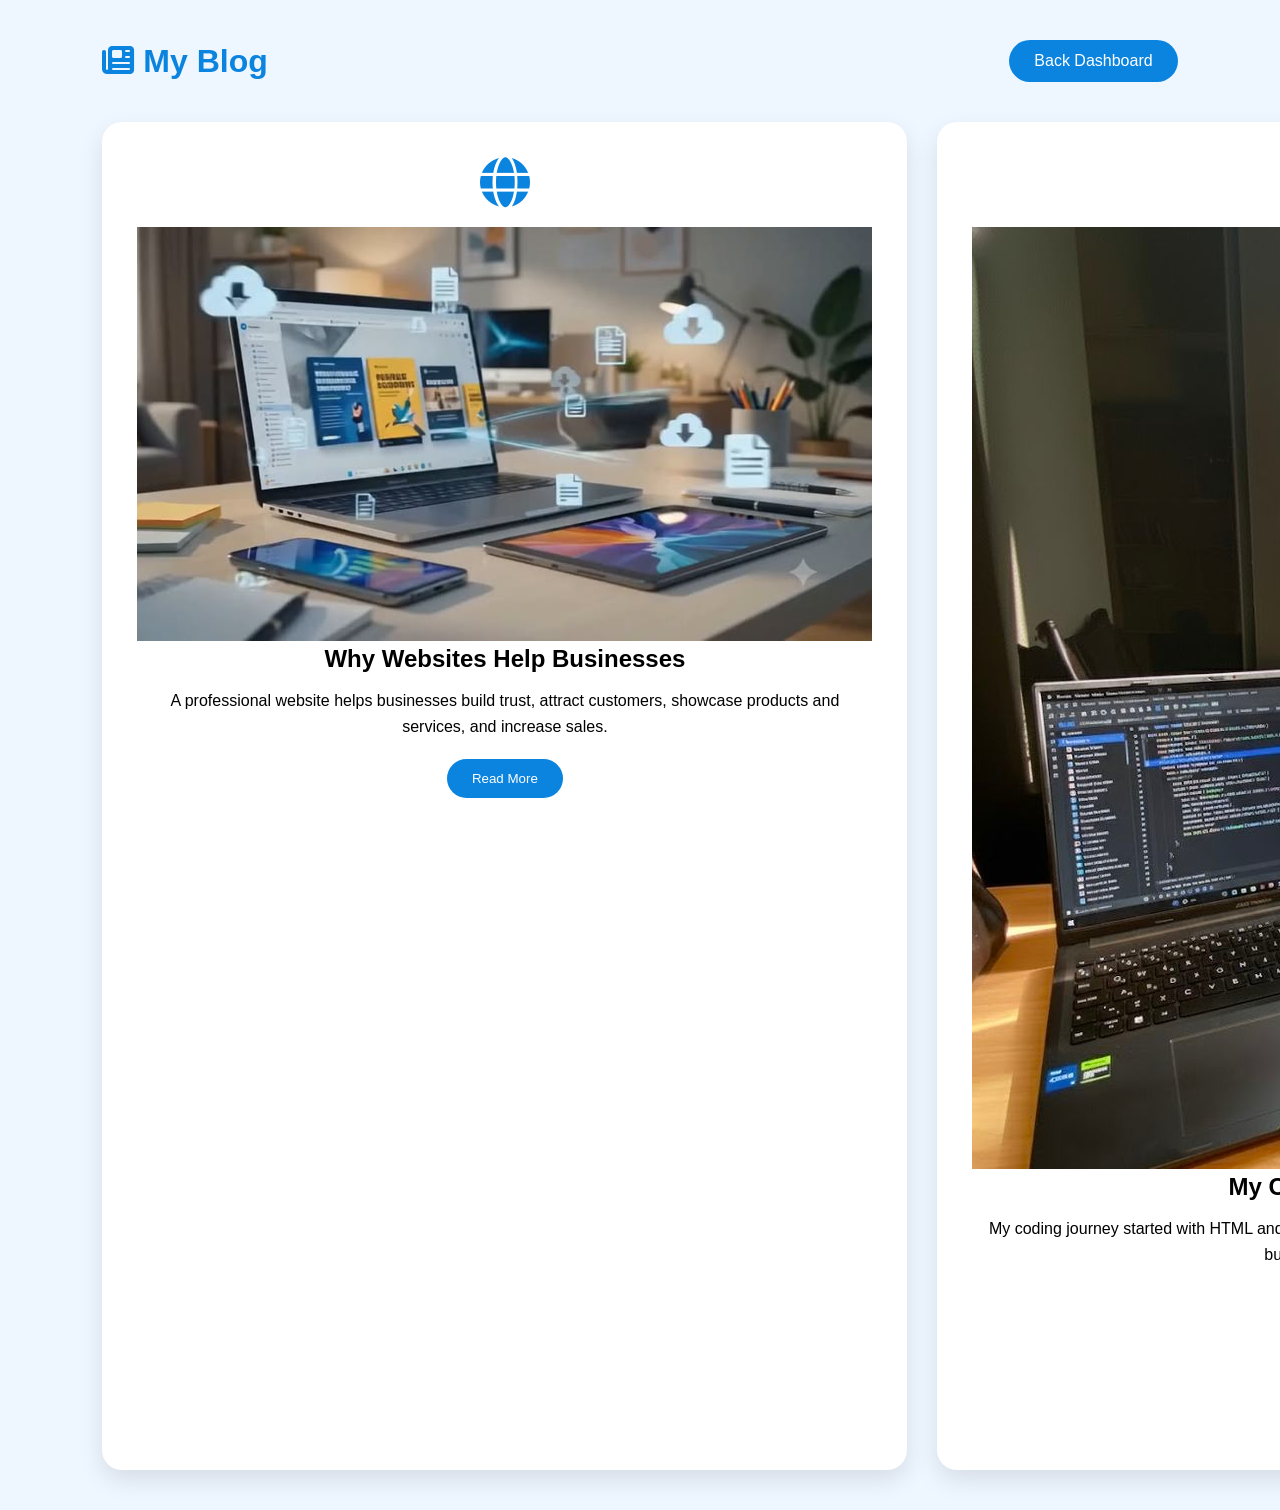
<file: blog.html>
<!DOCTYPE html>
<html lang="en">

<head>

    <meta charset="UTF-8">
    <meta name="viewport" content="width=device-width, initial-scale=1.0">

    <title>Bosco Blog</title>

    <link rel="stylesheet" href="blog.css">

    <link rel="stylesheet"
        href="https://cdnjs.cloudflare.com/ajax/libs/font-awesome/6.7.2/css/all.min.css">

</head>

<body>

    <div class="container">

        <header>

            <h1>
                <i class="fa-solid fa-newspaper"></i>
                My Blog
            </h1>

            <a href="dashboard.html">Back Dashboard</a>

        </header>

        <section class="blog-container">

            <div class="blog-card">

                <i class="fa-solid fa-globe"></i>
                <img src="./images/bussiness.jpeg" alt="">

                <h2>Why Websites Help Businesses</h2>

                <p>
                    A professional website helps businesses build trust, attract customers,
                    showcase products and services, and increase sales.
                </p>

                <button>Read More</button>

            </div>

            <div class="blog-card">

                <i class="fa-solid fa-laptop-code"></i>
                <img src="./images/coding ttt.jpeg" alt="">

                <h2>My Coding Journey</h2>

                <p>
                    My coding journey started with HTML and CSS, then JavaScript,
                    GitHub, Figma and Firebase while building real projects.
                </p>

                <button>Read More</button>

            </div>

            <div class="blog-card">

                <i class="fa-solid fa-microchip"></i>
                <img src="./images/emergence Technology.jpeg" alt="">

                <h2>Emerging Technology</h2>

                <p>
                    Artificial Intelligence, Cloud Computing and Cyber Security
                    continue to transform the way people live and work.
                </p>

                <button>Read More</button>

            </div>

        </section>

    </div>

</body>

</html>
</file>
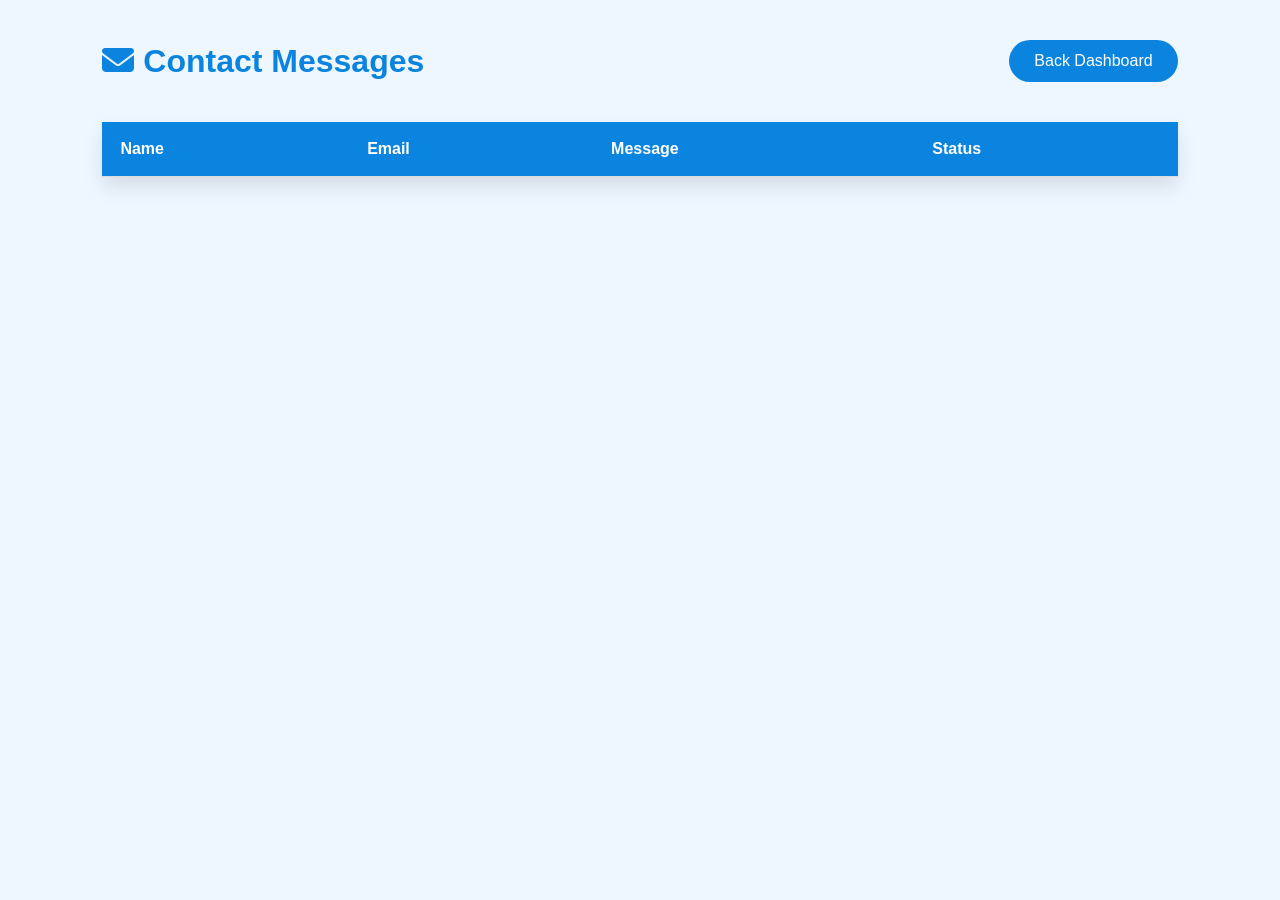
<file: contact.html>
<!DOCTYPE html>
<html lang="en">

<head>
    <meta charset="UTF-8">
    <meta name="viewport" content="width=device-width, initial-scale=1.0">
    <title>Contact Messages</title>

    <link rel="stylesheet" href="contact.css">

    <link rel="stylesheet"
        href="https://cdnjs.cloudflare.com/ajax/libs/font-awesome/6.7.2/css/all.min.css">
</head>

<body>

<div class="container">

<header>

<h1>
<i class="fa-solid fa-envelope"></i>
Contact Messages
</h1>

<a href="dashboard.html">Back Dashboard</a>

</header>


<table>

<thead>

<tr>

<th>Name</th>
<th>Email</th>
<th>Message</th>
<th>Status</th>

</tr>

</thead>

    <tbody id="messageTable">



</tbody>

</table>

</div>
<script src="dashboard-contact.js"></script>

</body>
</html>
</file>
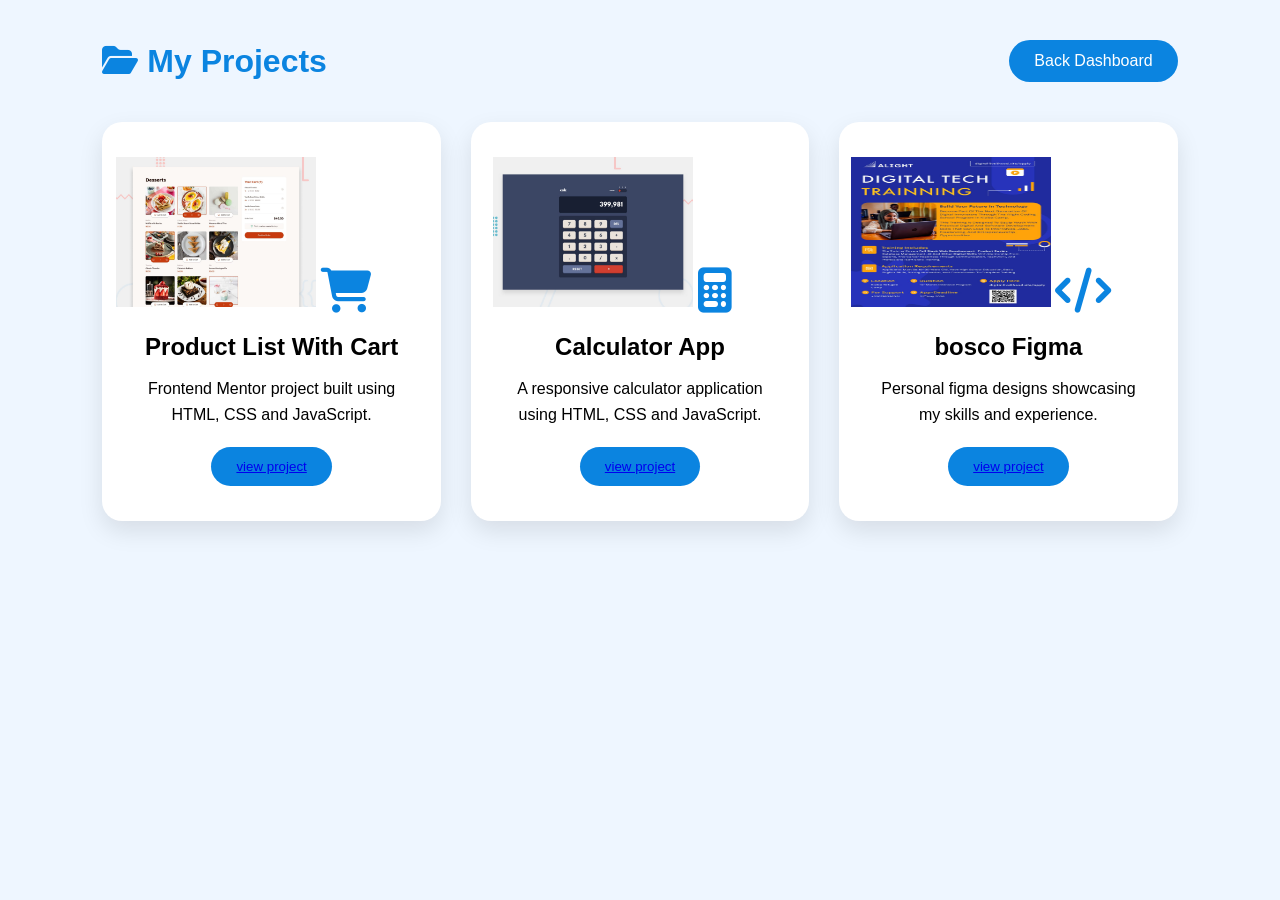
<file: projects.html>
<!DOCTYPE html>
<html lang="en">

<head>

<meta charset="UTF-8">
<meta name="viewport" content="width=device-width, initial-scale=1.0">

<title>Bosco Projects</title>

<link rel="stylesheet" href="projects.css">

<link rel="stylesheet"
href="https://cdnjs.cloudflare.com/ajax/libs/font-awesome/6.7.2/css/all.min.css">

</head>


<body>


<div class="container">


<header>

<h1>
<i class="fa-solid fa-folder-open"></i>
My Projects
</h1>

<a href="dashboard.html">
Back Dashboard
</a>

</header>



<section class="projects-container">


<div class="project-card">
    <img src="./images/Pasted image.png" alt="">

<i class="fa-solid fa-cart-shopping"></i>

<h2>
Product List With Cart
</h2>

<p>
Frontend Mentor project built using HTML, CSS and JavaScript.
</p>


<button>
    <a href="https://www.frontendmentor.io/challenges/product-list-with-cart-5MmqLVAp_d" class="view project">view project</a>

</button>


</div>




<div class="project-card">
    <img src="./images/Pasted image (2).png" alt="">

<i class="fa-solid fa-calculator"></i>

<h2>
Calculator App
</h2>

<p>
A responsive calculator application using HTML, CSS and JavaScript.
</p>


<button>
    <a href="https://www.frontendmentor.io/challenges/calculator-app-9lteq5N29" class="view project">view project</a>
</button>


</div>





<div class="project-card">
    <img src="./images/Pasted image (4).png" alt="">

<i class="fa-solid fa-code"></i>

<h2>
bosco Figma
</h2>

<p>
Personal figma designs showcasing my skills and experience.
</p>


<button>
    <a href="https://classroom.google.com/c/ODU5ODMyNzIzMjc5/a/ODg0NDk0MDk4OTMy/details" class="view project">view project</a>
</button>
</div>



</section>


</div>



</body>

</html>
</file>
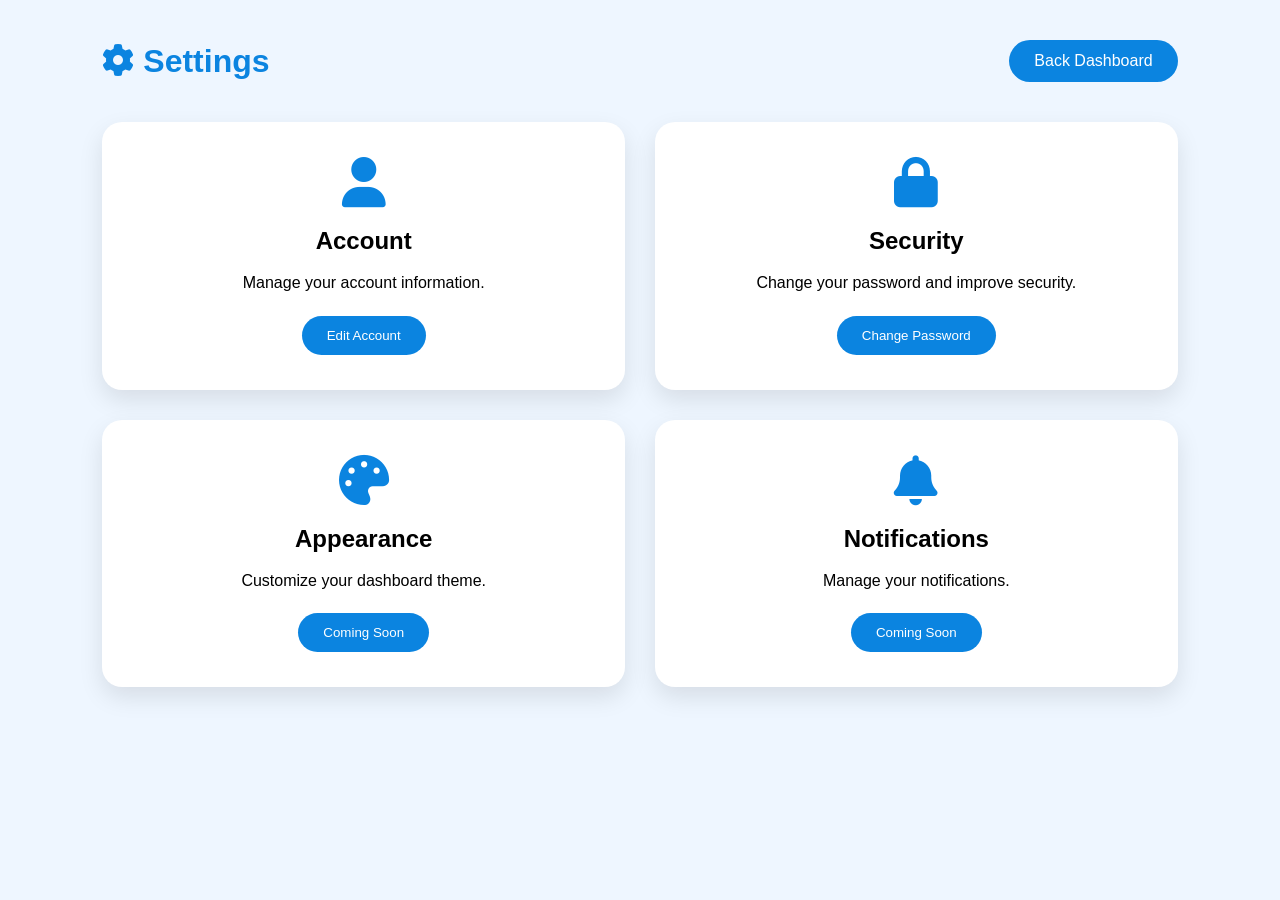
<file: settings.html>
<!DOCTYPE html>
<html lang="en">

<head>

    <meta charset="UTF-8">
    <meta name="viewport" content="width=device-width, initial-scale=1.0">

    <title>Settings | Bosco Dashboard</title>

    <link rel="stylesheet" href="settings.css">

    <link rel="stylesheet"
        href="https://cdnjs.cloudflare.com/ajax/libs/font-awesome/6.7.2/css/all.min.css">

</head>

<body>

<div class="container">

<header>

<h1>
<i class="fa-solid fa-gear"></i>
Settings
</h1>

<a href="dashboard.html">Back Dashboard</a>

</header>


<div class="settings-container">

<div class="setting-card">

<i class="fa-solid fa-user"></i>

<h2>Account</h2>

<p>
Manage your account information.
</p>

<button>Edit Account</button>

</div>



<div class="setting-card">

<i class="fa-solid fa-lock"></i>

<h2>Security</h2>

<p>
Change your password and improve security.
</p>

<button>Change Password</button>

</div>



<div class="setting-card">

<i class="fa-solid fa-palette"></i>

<h2>Appearance</h2>

<p>
Customize your dashboard theme.
</p>

<button>Coming Soon</button>

</div>



<div class="setting-card">

<i class="fa-solid fa-bell"></i>

<h2>Notifications</h2>

<p>
Manage your notifications.
</p>

<button>Coming Soon</button>

</div>

</div>

</div>

</body>

</html>
</file>
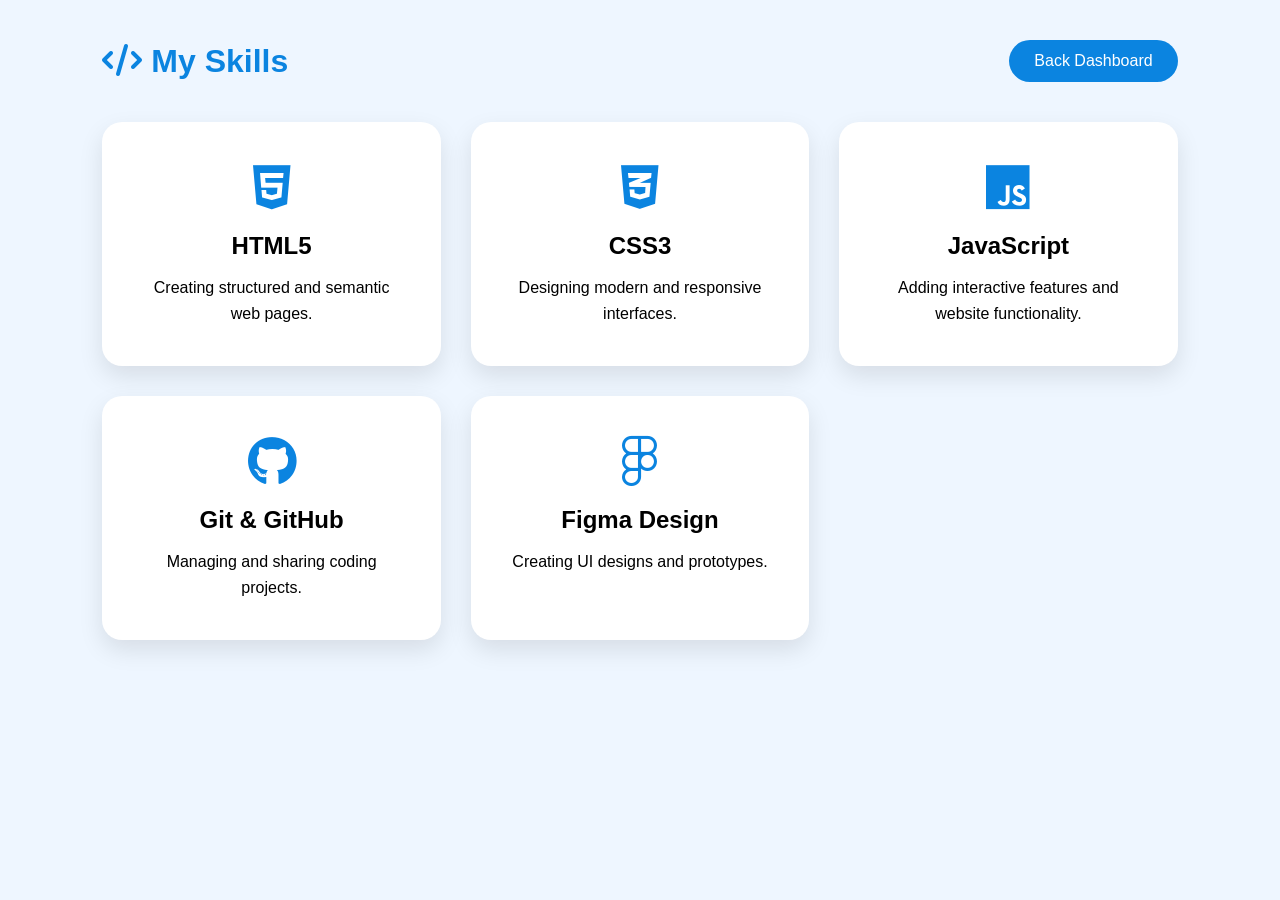
<file: skills.html>
<!DOCTYPE html>
<html lang="en">

<head>

<meta charset="UTF-8">
<meta name="viewport" content="width=device-width, initial-scale=1.0">

<title>Bosco Skills</title>

<link rel="stylesheet" href="skills.css">

<link rel="stylesheet"
href="https://cdnjs.cloudflare.com/ajax/libs/font-awesome/6.7.2/css/all.min.css">

</head>


<body>


<div class="container">


<header>

<h1>
<i class="fa-solid fa-code"></i>
My Skills
</h1>


<a href="dashboard.html">
Back Dashboard
</a>

</header>



<section class="skills-container">


<div class="skill-card">

<i class="fa-brands fa-html5"></i>

<h2>
HTML5
</h2>

<p>
Creating structured and semantic web pages.
</p>

</div>



<div class="skill-card">

<i class="fa-brands fa-css3-alt"></i>

<h2>
CSS3
</h2>

<p>
Designing modern and responsive interfaces.
</p>

</div>




<div class="skill-card">

<i class="fa-brands fa-js"></i>

<h2>
JavaScript
</h2>

<p>
Adding interactive features and website functionality.
</p>

</div>




<div class="skill-card">

<i class="fa-brands fa-github"></i>

<h2>
Git & GitHub
</h2>

<p>
Managing and sharing coding projects.
</p>

</div>




<div class="skill-card">

<i class="fa-brands fa-figma"></i>

<h2>
Figma Design
</h2>

<p>
Creating UI designs and prototypes.
</p>

</div>



</section>


</div>


</body>

</html>
</file>
<file: blog.css>
*{
    margin:0;
    padding:0;
    box-sizing:border-box;
    font-family:Poppins,sans-serif;
}

body{
    background:#eef6ff;
}

.container{
    padding:40px 8%;
}

header{
    display:flex;
    justify-content:space-between;
    align-items:center;
    margin-bottom:40px;
}

header h1{
    color:#0b84e0;
}

header a{
    text-decoration:none;
    background:#0b84e0;
    color:white;
    padding:12px 25px;
    border-radius:25px;
}

.blog-container{
    display:grid;
    grid-template-columns:repeat(3,1fr);
    gap:30px;
}

.blog-card{
    background:white;
    padding:35px;
    border-radius:20px;
    text-align:center;
    box-shadow:0 10px 25px rgba(0,0,0,.1);
    transition:.3s;
}

.blog-card:hover{
    transform:translateY(-10px);
}

.blog-card i{
    font-size:50px;
    color:#0b84e0;
    margin-bottom:20px;
}

.blog-card h2{
    margin-bottom:15px;
}

.blog-card p{
    line-height:1.6;
    margin-bottom:20px;
}

.blog-card button{
    background:#0b84e0;
    color:white;
    border:none;
    padding:12px 25px;
    border-radius:25px;
    cursor:pointer;
}

.blog-card button:hover{
    background:#075ea5;
}

@media(max-width:900px){

.blog-container{

grid-template-columns:1fr;

}

}
#blog-card img{
    padding: 12px;
}
</file>
<file: contact.css>
*{
margin:0;
padding:0;
box-sizing:border-box;
font-family:Poppins,sans-serif;
}

body{
background:#eef6ff;
}

.container{
padding:40px 8%;
}

header{
display:flex;
justify-content:space-between;
align-items:center;
margin-bottom:40px;
}

header h1{
color:#0b84e0;
}

header a{
text-decoration:none;
background:#0b84e0;
color:white;
padding:12px 25px;
border-radius:25px;
}

table{
width:100%;
border-collapse:collapse;
background:white;
box-shadow:0 10px 20px rgba(0,0,0,.1);
}

th,td{
padding:18px;
border-bottom:1px solid #ddd;
text-align:left;
}

th{
background:#0b84e0;
color:white;
}

.new{
background:red;
color:white;
padding:5px 10px;
border-radius:15px;
}

.read{
background:green;
color:white;
padding:5px 10px;
border-radius:15px;
}
</file>
<file: projects.css>
*{
margin:0;
padding:0;
box-sizing:border-box;
font-family:Poppins,sans-serif;
}


body{

background:#eef6ff;
min-height:100vh;

}



.container{

padding:40px 8%;

}



header{

display:flex;
justify-content:space-between;
align-items:center;
margin-bottom:40px;

}



header h1{

color:#0b84e0;

}



header a{

text-decoration:none;
background:#0b84e0;
color:white;
padding:12px 25px;
border-radius:25px;

}



.projects-container{

display:grid;
grid-template-columns:repeat(3,1fr);
gap:30px;

}
.project-card img{
    width: 200px;
    height: 150px;
    margin-left: -55px;
}



.project-card{

background:white;
padding:35px;
border-radius:20px;
text-align:center;
box-shadow:0 10px 25px rgba(0,0,0,.1);
transition:.3s;

}



.project-card:hover{

transform:translateY(-10px);

}



.project-card i{

font-size:45px;
color:#0b84e0;
margin-bottom:20px;

}



.project-card h2{

margin-bottom:15px;

}



.project-card p{

line-height:1.6;
margin-bottom:20px;

}



.project-card button{

background:#0b84e0;
border:none;
color:white;
padding:12px 25px;
border-radius:20px;
cursor:pointer;

}



@media(max-width:900px){

.projects-container{

grid-template-columns:1fr;

}

}
</file>
<file: settings.css>
*{
margin:0;
padding:0;
box-sizing:border-box;
font-family:Poppins,sans-serif;
}

body{
background:#eef6ff;
}

.container{
padding:40px 8%;
}

header{
display:flex;
justify-content:space-between;
align-items:center;
margin-bottom:40px;
}

header h1{
color:#0b84e0;
}

header a{
text-decoration:none;
background:#0b84e0;
color:white;
padding:12px 25px;
border-radius:25px;
}

.settings-container{
display:grid;
grid-template-columns:repeat(2,1fr);
gap:30px;
}

.setting-card{
background:white;
padding:35px;
border-radius:20px;
text-align:center;
box-shadow:0 10px 25px rgba(0,0,0,.1);
transition:.3s;
}

.setting-card:hover{
transform:translateY(-10px);
}

.setting-card i{
font-size:50px;
color:#0b84e0;
margin-bottom:20px;
}

.setting-card h2{
margin-bottom:15px;
}

.setting-card p{
margin-bottom:20px;
line-height:1.6;
}

.setting-card button{
background:#0b84e0;
color:white;
border:none;
padding:12px 25px;
border-radius:25px;
cursor:pointer;
}

.setting-card button:hover{
background:#075ea5;
}

@media(max-width:900px){

.settings-container{

grid-template-columns:1fr;

}

}
</file>
<file: skills.css>
*{

margin:0;
padding:0;
box-sizing:border-box;
font-family:Poppins,sans-serif;

}


body{

background:#eef6ff;
min-height:100vh;

}



.container{

padding:40px 8%;

}



header{

display:flex;
justify-content:space-between;
align-items:center;
margin-bottom:40px;

}


header h1{

color:#0b84e0;

}



header a{

background:#0b84e0;
color:white;
padding:12px 25px;
border-radius:25px;
text-decoration:none;

}



.skills-container{

display:grid;
grid-template-columns:repeat(3,1fr);
gap:30px;

}



.skill-card{

background:white;
padding:40px;
border-radius:20px;
text-align:center;
box-shadow:0 10px 25px rgba(0,0,0,.1);
transition:.3s;

}



.skill-card:hover{

transform:translateY(-10px);

}



.skill-card i{

font-size:50px;
color:#0b84e0;
margin-bottom:20px;

}



.skill-card h2{

margin-bottom:15px;

}



.skill-card p{

line-height:1.6;

}



@media(max-width:900px){

.skills-container{

grid-template-columns:1fr;

}

}
</file>
